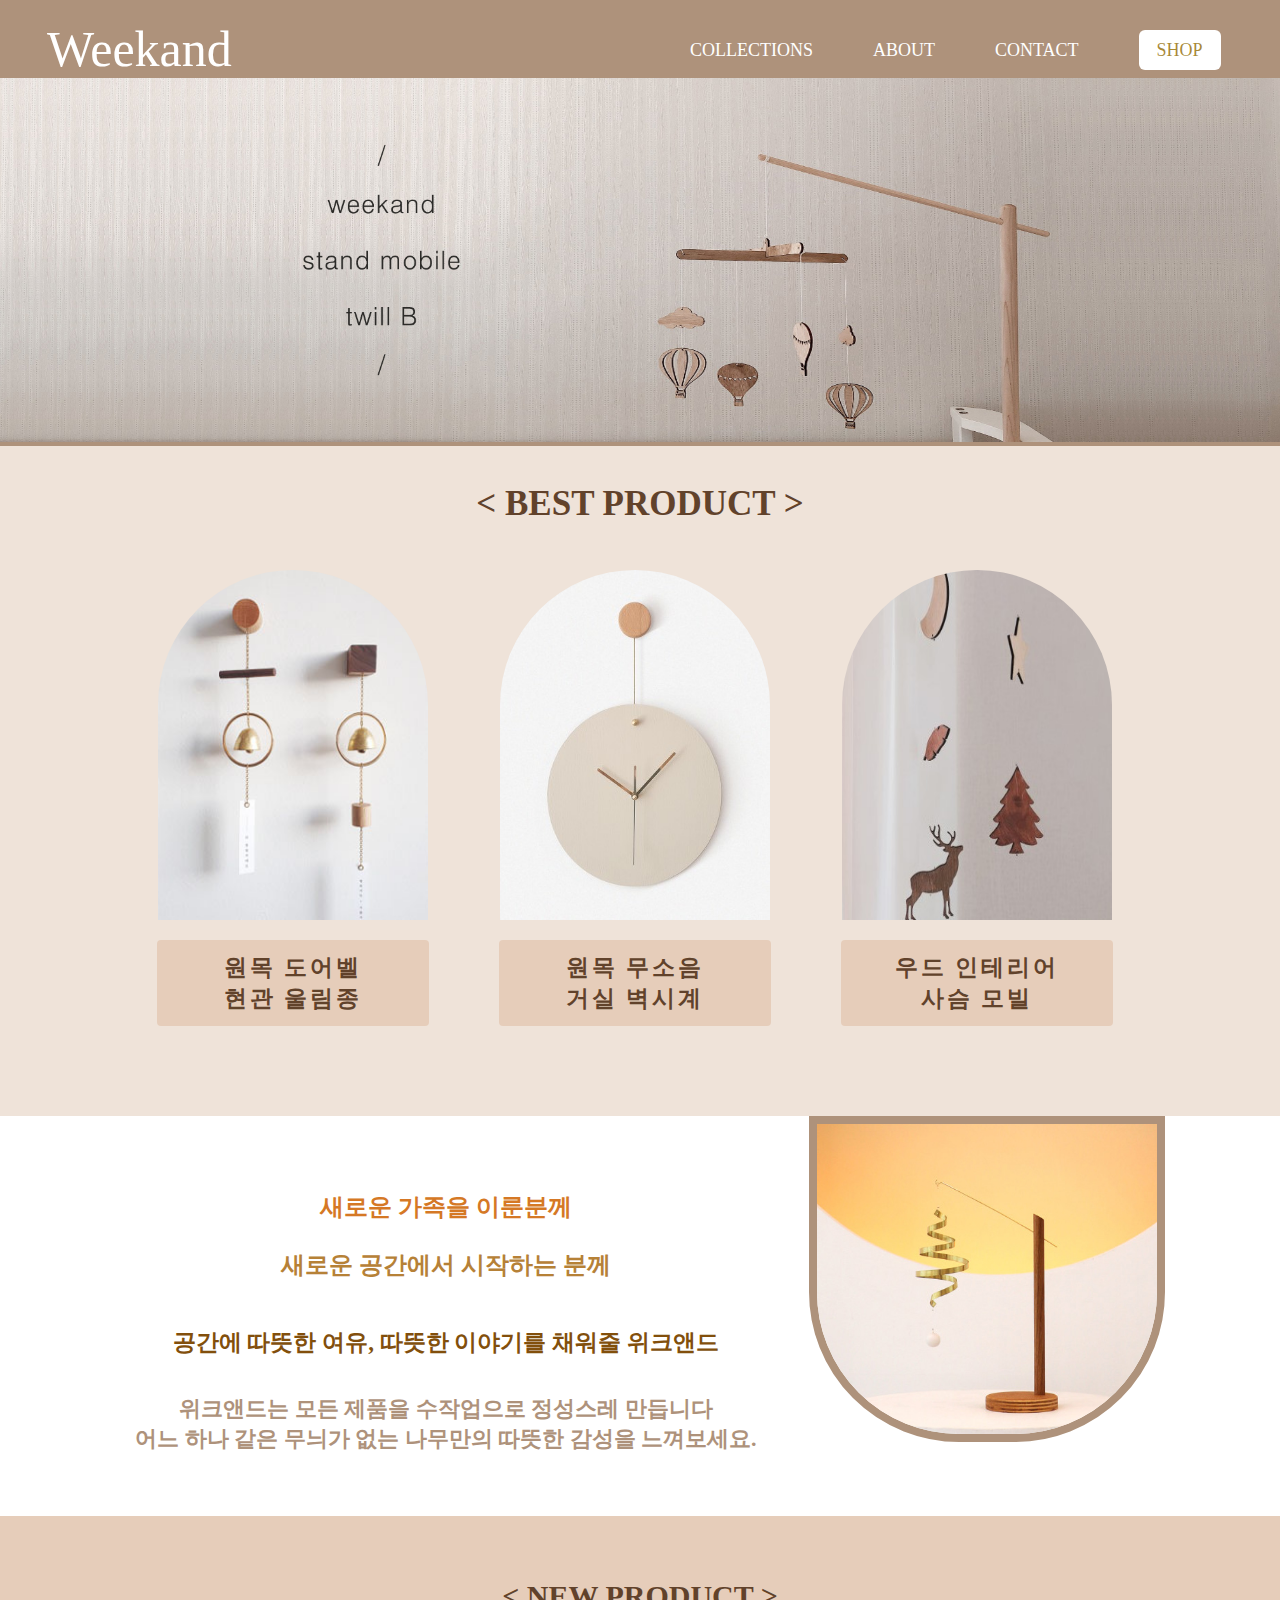
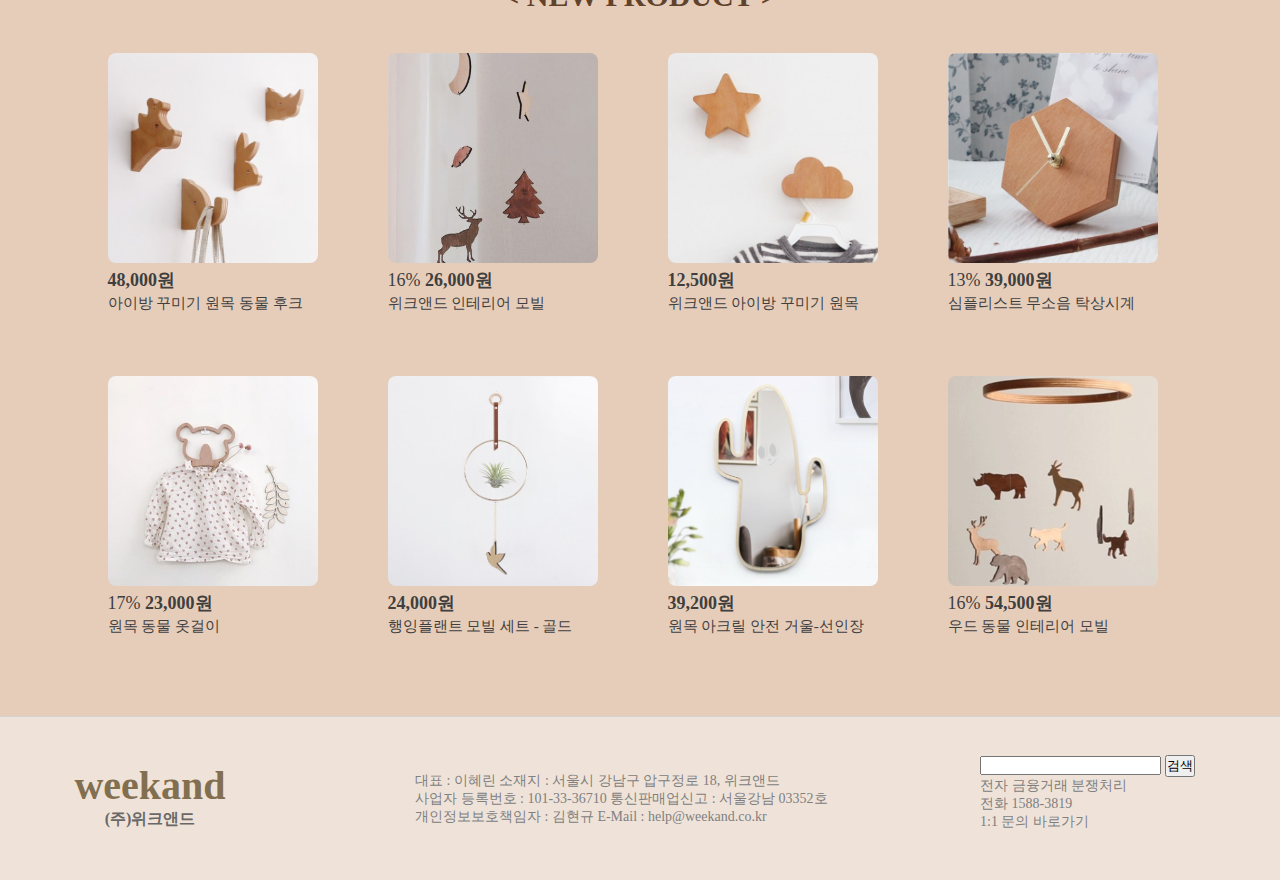
<file: index.html>
<!DOCTYPE html>
<html lang="en">
<head>
    <meta charset="UTF-8">
    <meta http-equiv="X-UA-Compatible" content="IE=edge">
    <meta name="viewport" content="width=device-width, initial-scale=1.0">
    <title>Weekand</title>

    <link rel="stylesheet" href="css/base.css">    
    <link rel="stylesheet" href="css/main.css">
    <link href="img/favicon.ico" rel="shortcut icon" type="image/x-icon">

</head>
<body>
    <header>
        <div class=header>
            <a href="index.html"><div id="logo">Weekand</div></a>
            <nav>
                <ul>
                    <li><a href="page.html">COLLECTIONS</a></li>
                    <li><a href="page.html">ABOUT</a></li>
                    <li><a href="page.html">CONTACT</a></li>
                    <li><a href="page.html"><span>SHOP</span></a></li>
                </ul>
            </nav>
        </div>
    </header>

    <div id="slider"><a href="#"><img src="img/메인이미지2.jpg" alt="메인이미지"></a></div>
    
    <section>
        <div class="section1">
            <div class="a1"><br>
                 <h4><a href="#">&lt; BEST PRODUCT &gt;</a></h4>
                    <div>
                     <a href="#"><img src="img/Untitled-7.jpg" alt="현관 울림종"></a>
                    </div>

                    <div>
                     <a href="#"><img src="img/Untitled-2.jpg" alt="원목 시계"></a>
                    </div>

                    <div>
                     <a href="#"><img src="img/Untitled-3.jpg" alt="원목 모빌"></a>
                    </div>

                    <br>
                    <h5><a href="#">
                        원목 도어벨<br>현관 울림종</a>
                    </h5>
                    
                    <h5><a href="#">
                        원목 무소음<br>거실 벽시계</a>
                    </h5>
                    
                    <h5><a href="#">
                        우드 인테리어<br>사슴 모빌</a>
                    </h5>

            </div>
        </div>

        <div class="section2">
            <div class="a2">
                <div id="c1">
                    <div id="b1">
                    새로운 가족을 이룬분께
                    </div><br>

                    <div id="b2">
                    새로운 공간에서 시작하는 분께
                    </div><br>

                    <div id="b3">
                    공간에 따뜻한 여유, 따뜻한 이야기를 채워줄 위크앤드
                    </div><br>

                    <div id="b4">
                    위크앤드는 모든 제품을 수작업으로 정성스레 만듭니다<br>
                    어느 하나 같은 무늬가 없는 나무만의 따뜻한 감성을 느껴보세요.
                    </div>
                </div>

                <div id="b5">
                    <a href="#"><img src="img/Untitled-4.jpg" alt="모빌"></a>
                </div>
            </div>
        </div>    


        <div class="section3">
            <div class="a3"><p style="color:#e6cdba; margin-bottom: 45px;">.</p>
                <h3><a href="#">&lt; NEW PRODUCT &gt;</a></h3>
                <div><a href="#"><img src="img/Untitled-6.jpg" alt="원목 후크"><b>48,000원</b><br><small>아이방 꾸미기 원목 동물 후크</small></a></div>
                <div><a href="#"><img src="img/Untitled-3.jpg" alt="인테리어 모빌">16% <b>26,000원</b> <small> <br>위크앤드 인테리어 모빌</small></a></div>
                <div><a href="#"><img src="img/Untitled-5.jpg" alt="원목 고리"><b>12,500원</b><br><small>위크앤드 아이방 꾸미기 원목</small></a></div>
                <div><a href="#"><img src="img/Untitled-8.jpg" alt="무소음 시계">13% <b>39,000원</b><br><small>심플리스트 무소음 탁상시계</small></a></div>
            </div>
                
        </div>    
        

        <div class="section4">
            <div class="a4">
             
                <div><a href="#"><img src="img/Untitled-9.jpg"  alt="동물 옷걸이">17% <b>23,000원</b> <small><br> 원목 동물 옷걸이</small></a></div>
                <div><a href="#"><img src="img/Untitled-11.jpg" alt="인테리어 모빌"><b>24,000원</b><br><small>행잉플랜트 모빌 세트 - 골드</small></a></div>
                <div><a href="#"><img src="img/Untitled-10.jpg" alt="선인장 거울"><b>39,200원</b><br><small>원목 아크릴 안전 거울-선인장 </small></a></div>
                <div><a href="#"><img src="img/Untitled-1.jpg"  alt="동물 모빌">16% <b>54,500원</b> <small><br> 우드 동물 인테리어 모빌</small></a></div>
               
            </div>

        </div>
    </section>



    <footer>
        <div class="section5">
            <div id="footer1"><h3>weekand</h3>
            <h4>(주)위크앤드</h4></div>

            <div id="footer2">
            <p> 대표 : 이혜린   소재지 : 서울시 강남구 압구정로 18, 위크앤드<br>
                사업자 등록번호 : 101-33-36710   통신판매업신고 : 서울강남 03352호<br>
                개인정보보호책임자 : 김현규    E-Mail : help@weekand.co.kr</p>
            </div>

            <div id="footer3">
            <form>
                <input type="text"> <button>검색</button><br>
                        전자 금융거래 분쟁처리<br>
                        전화 1588-3819<br>
                        1:1 문의 바로가기
            </form></div>    
            
        </div>
    </footer>
</body>
</html>
</file>
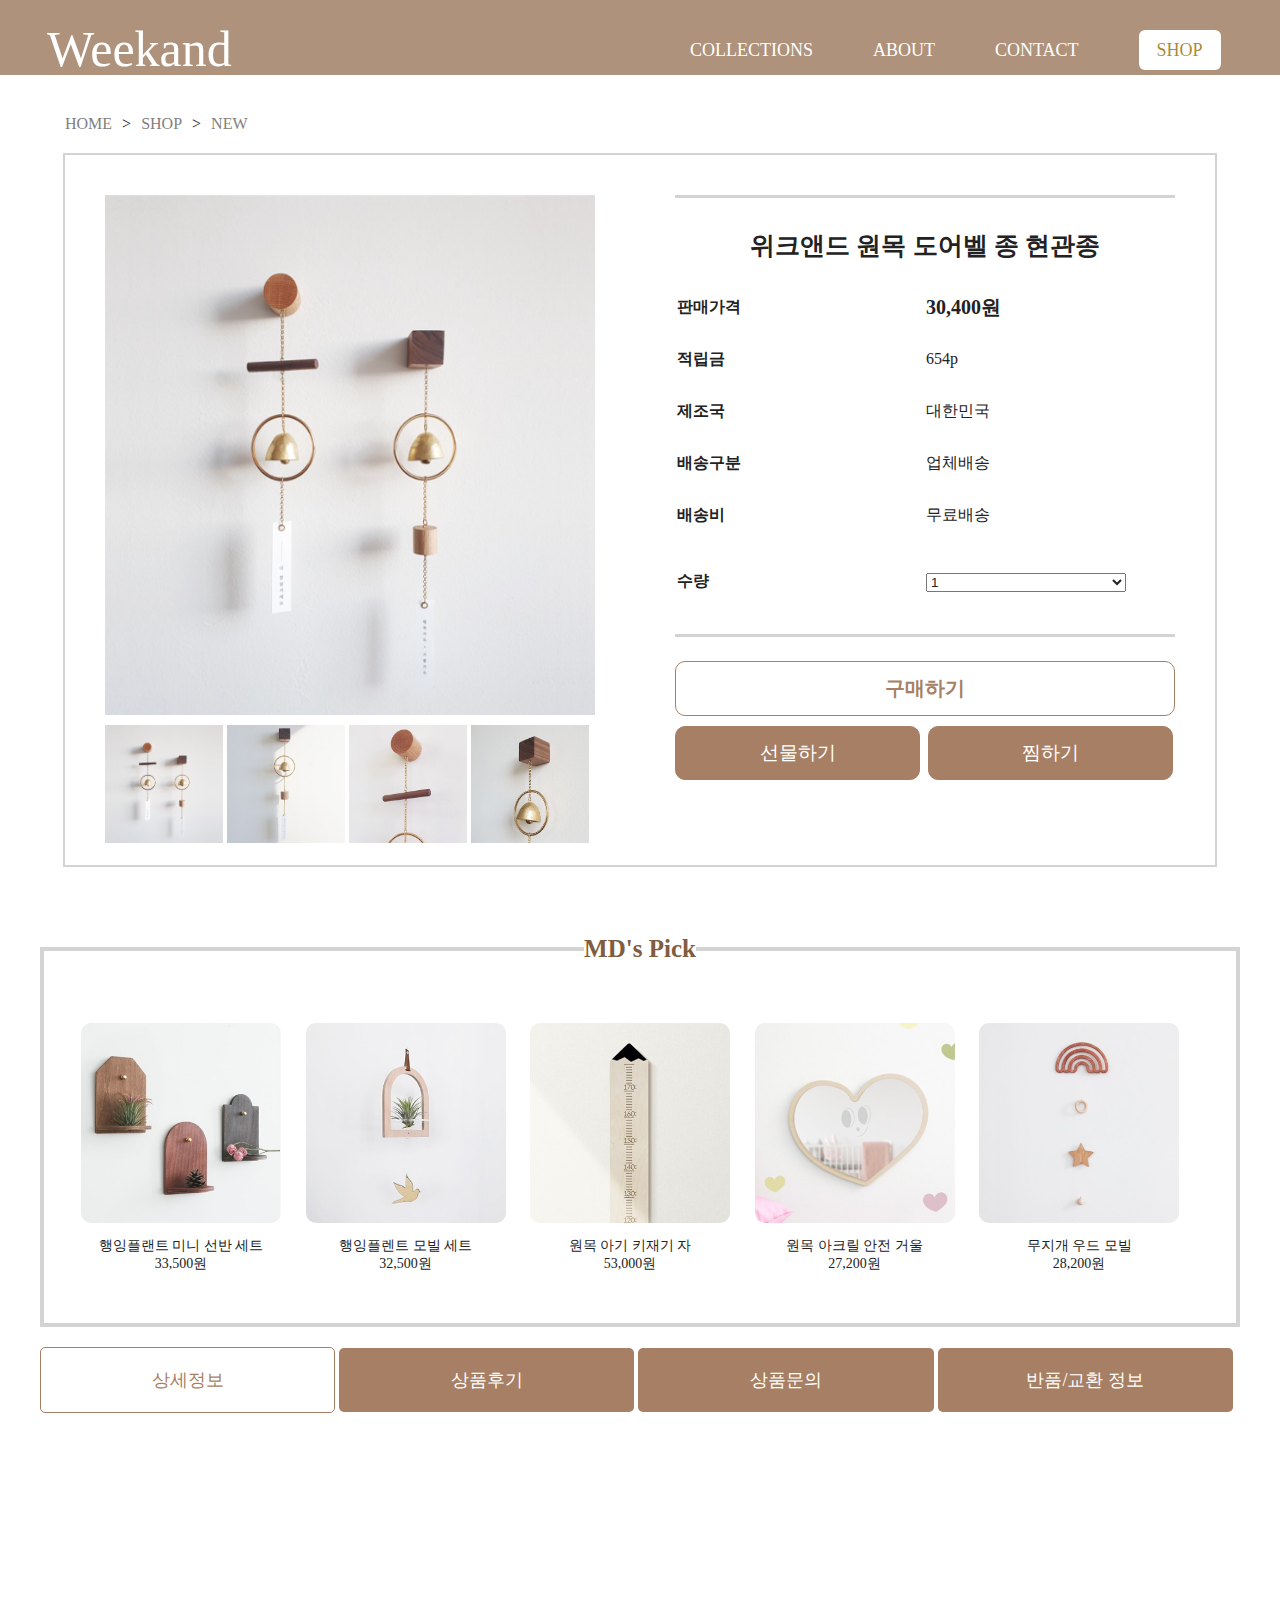
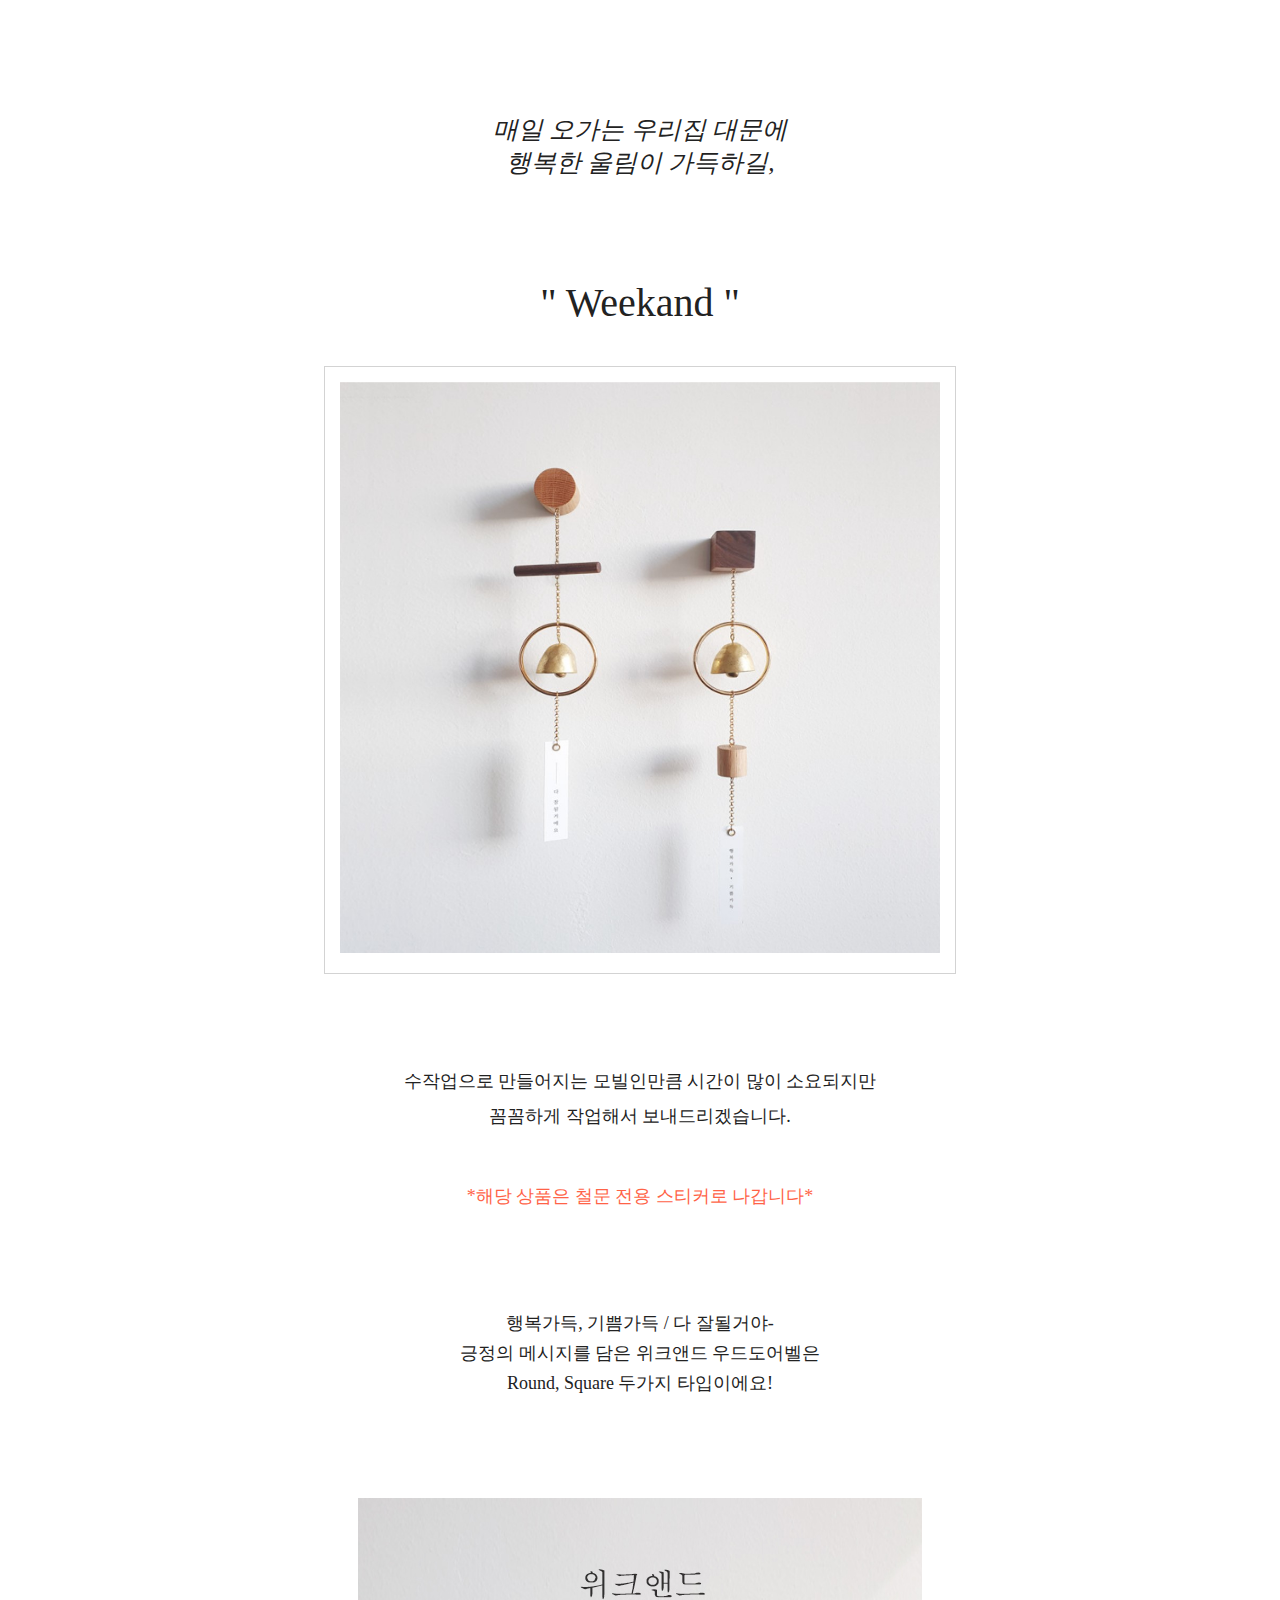
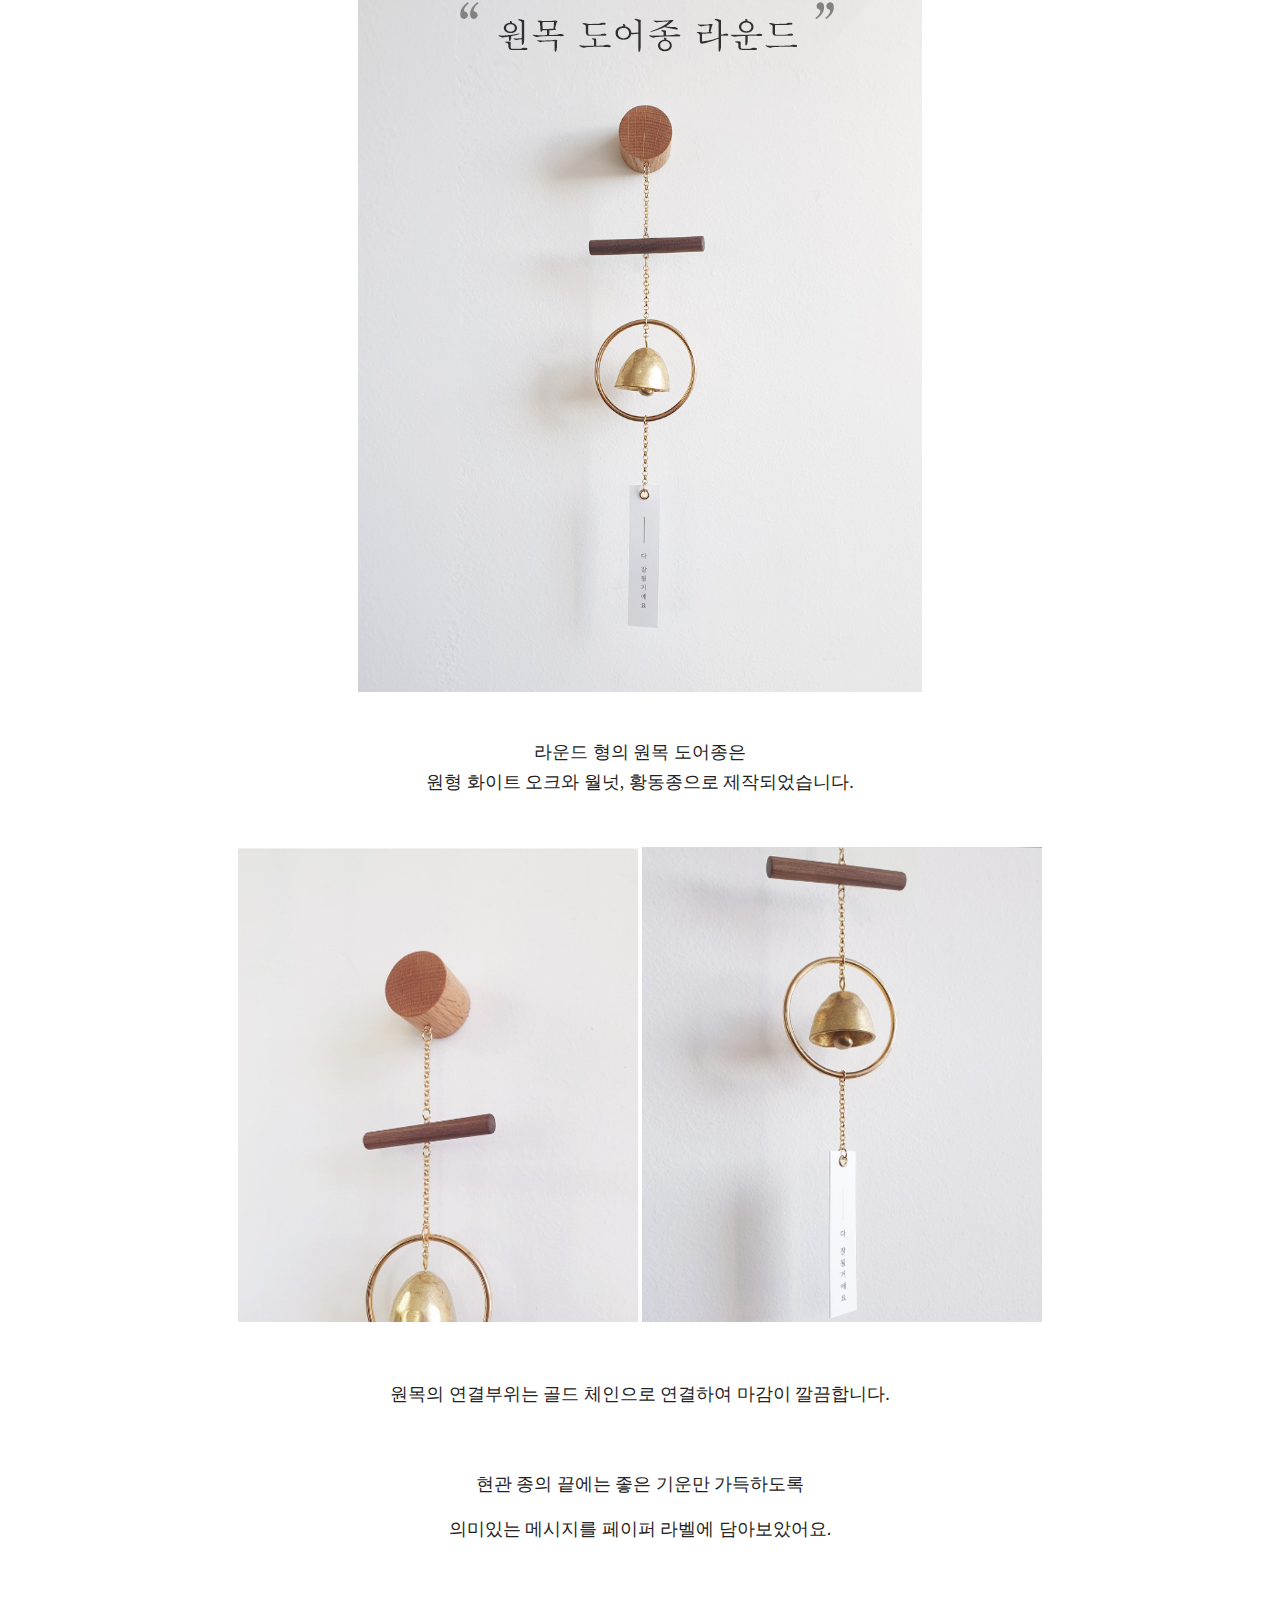
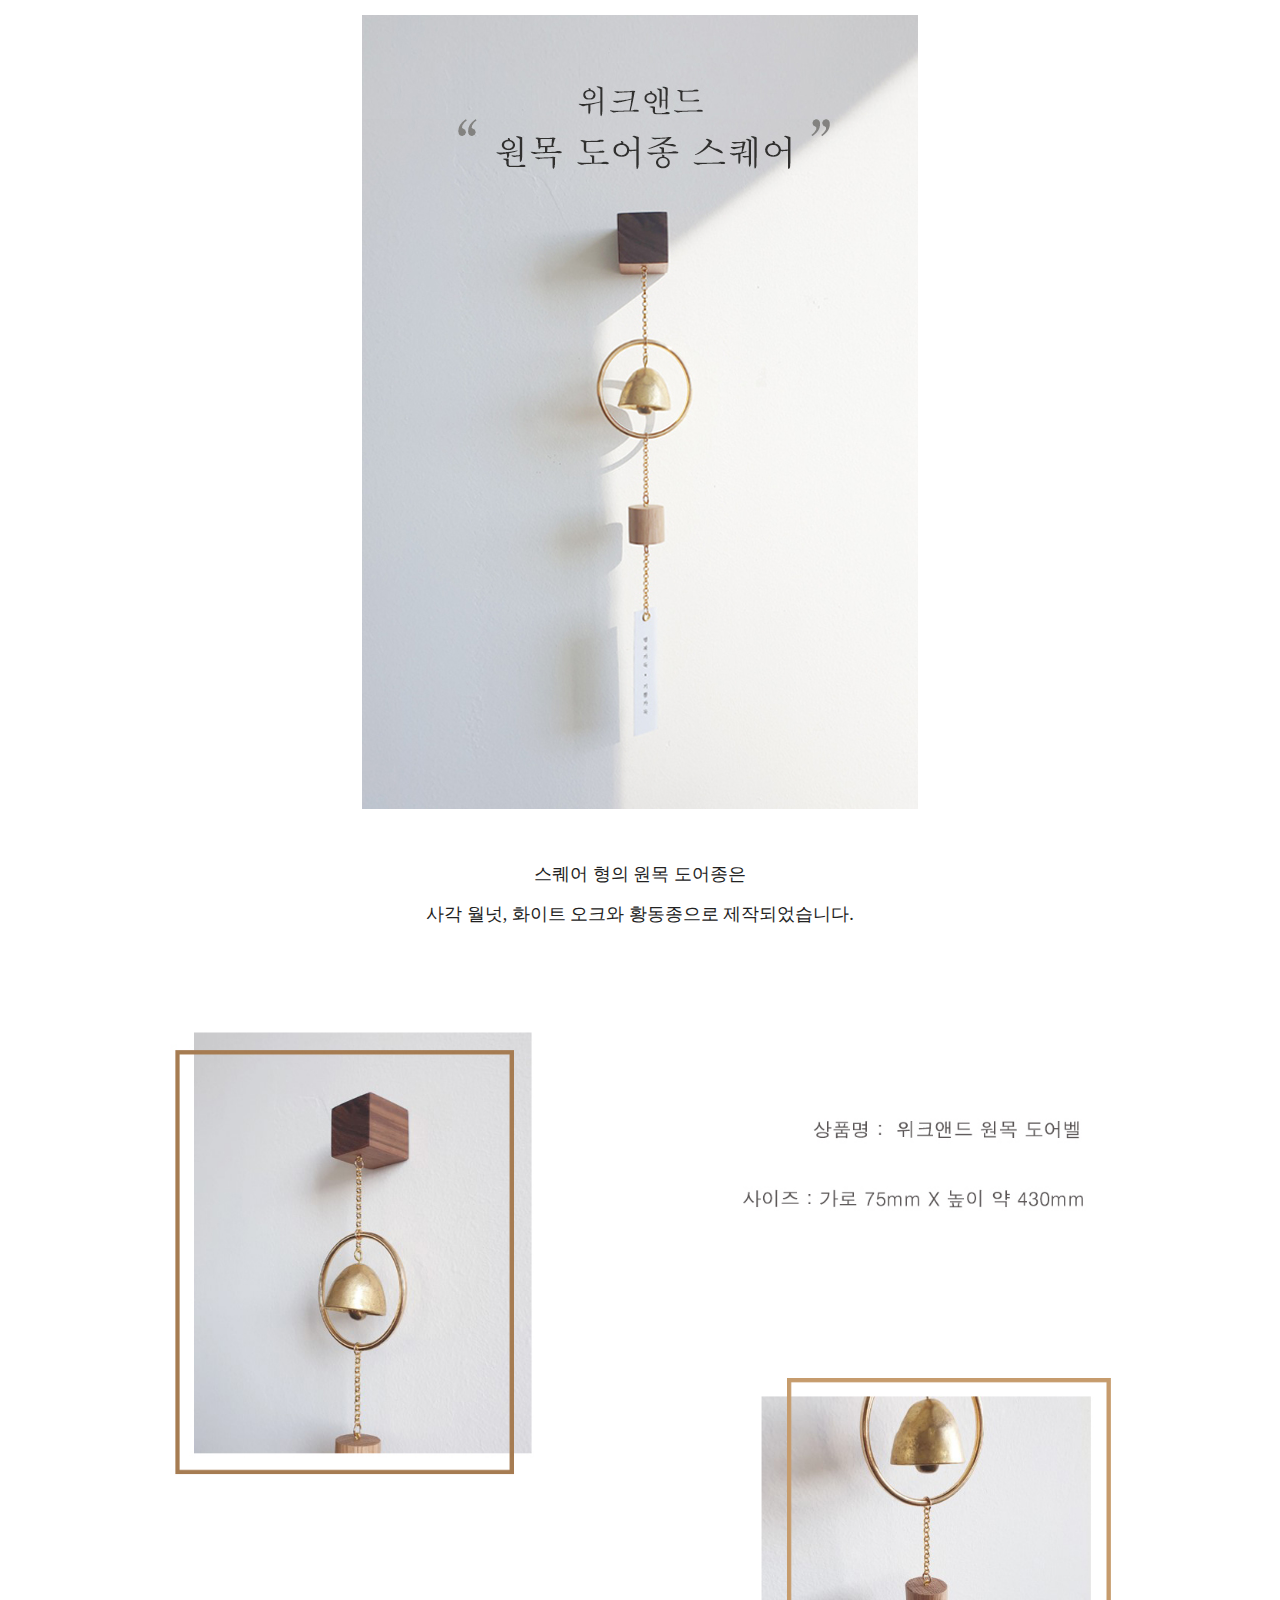
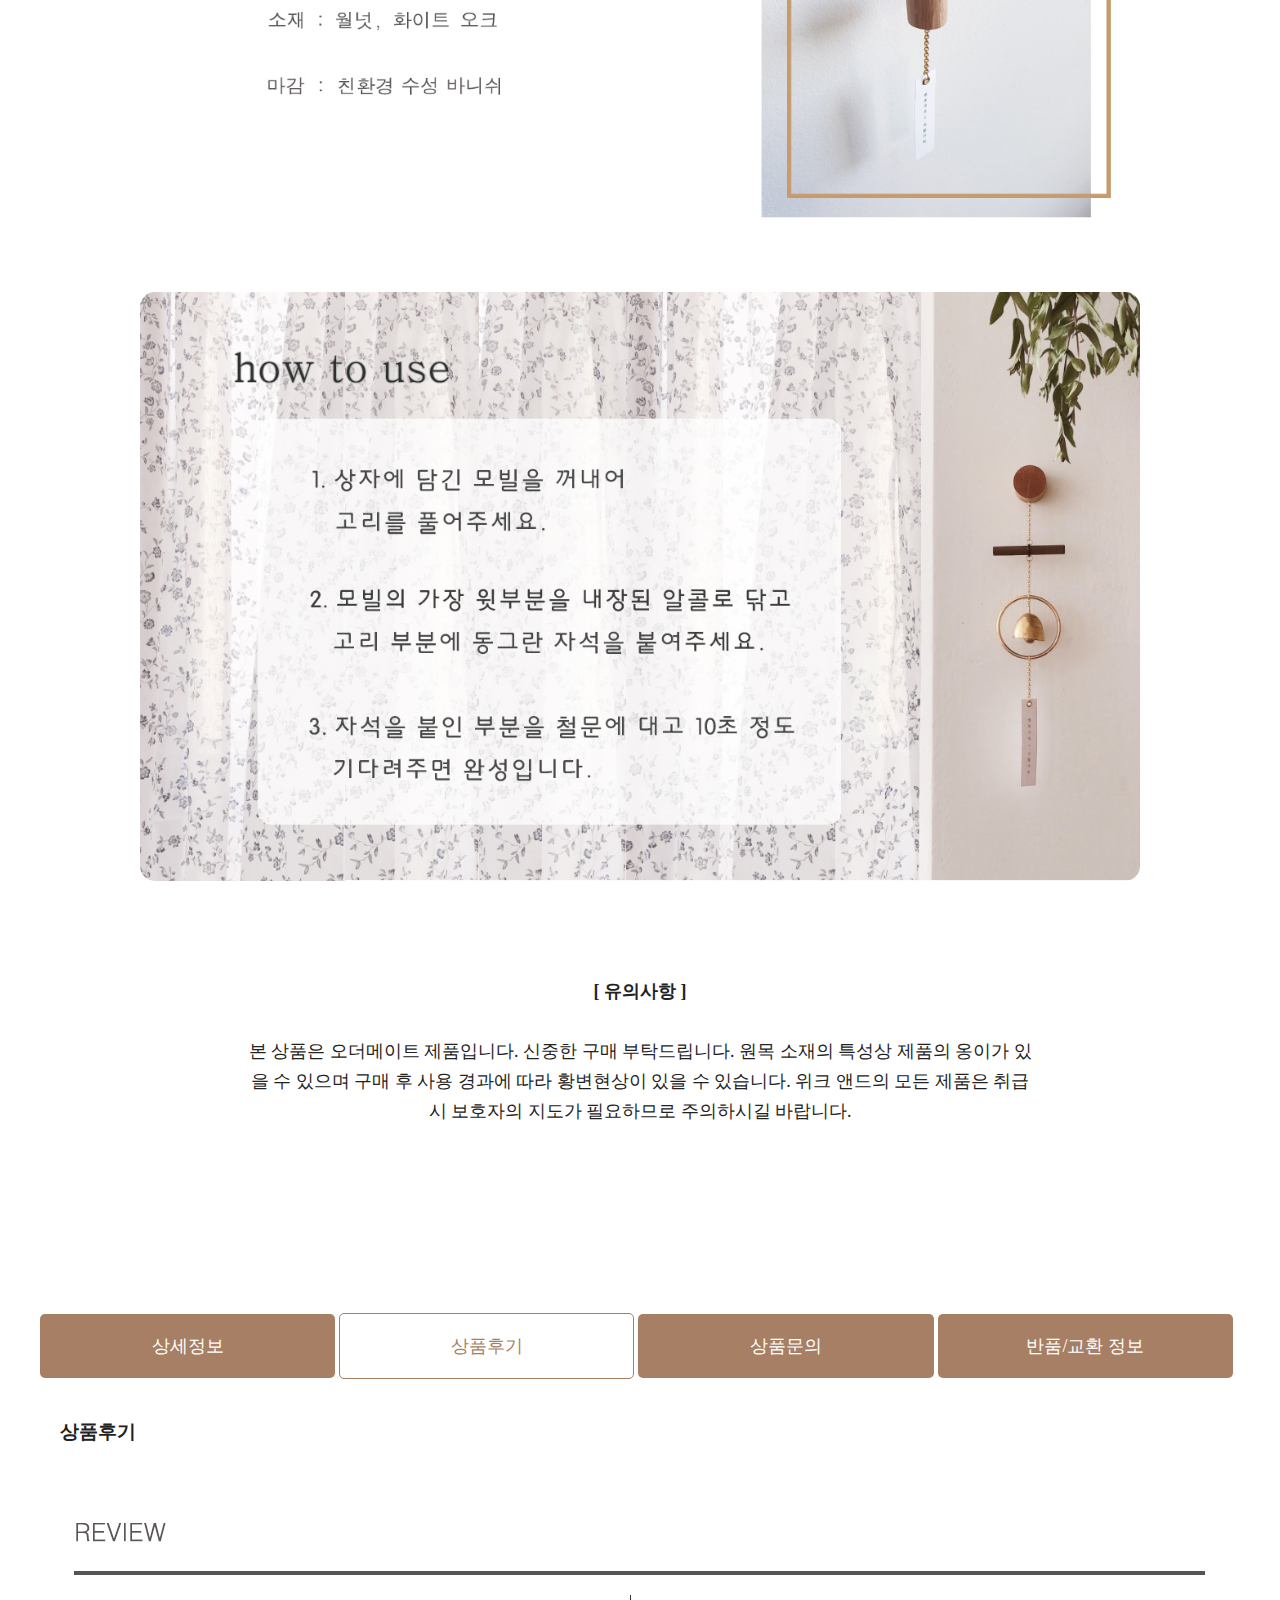
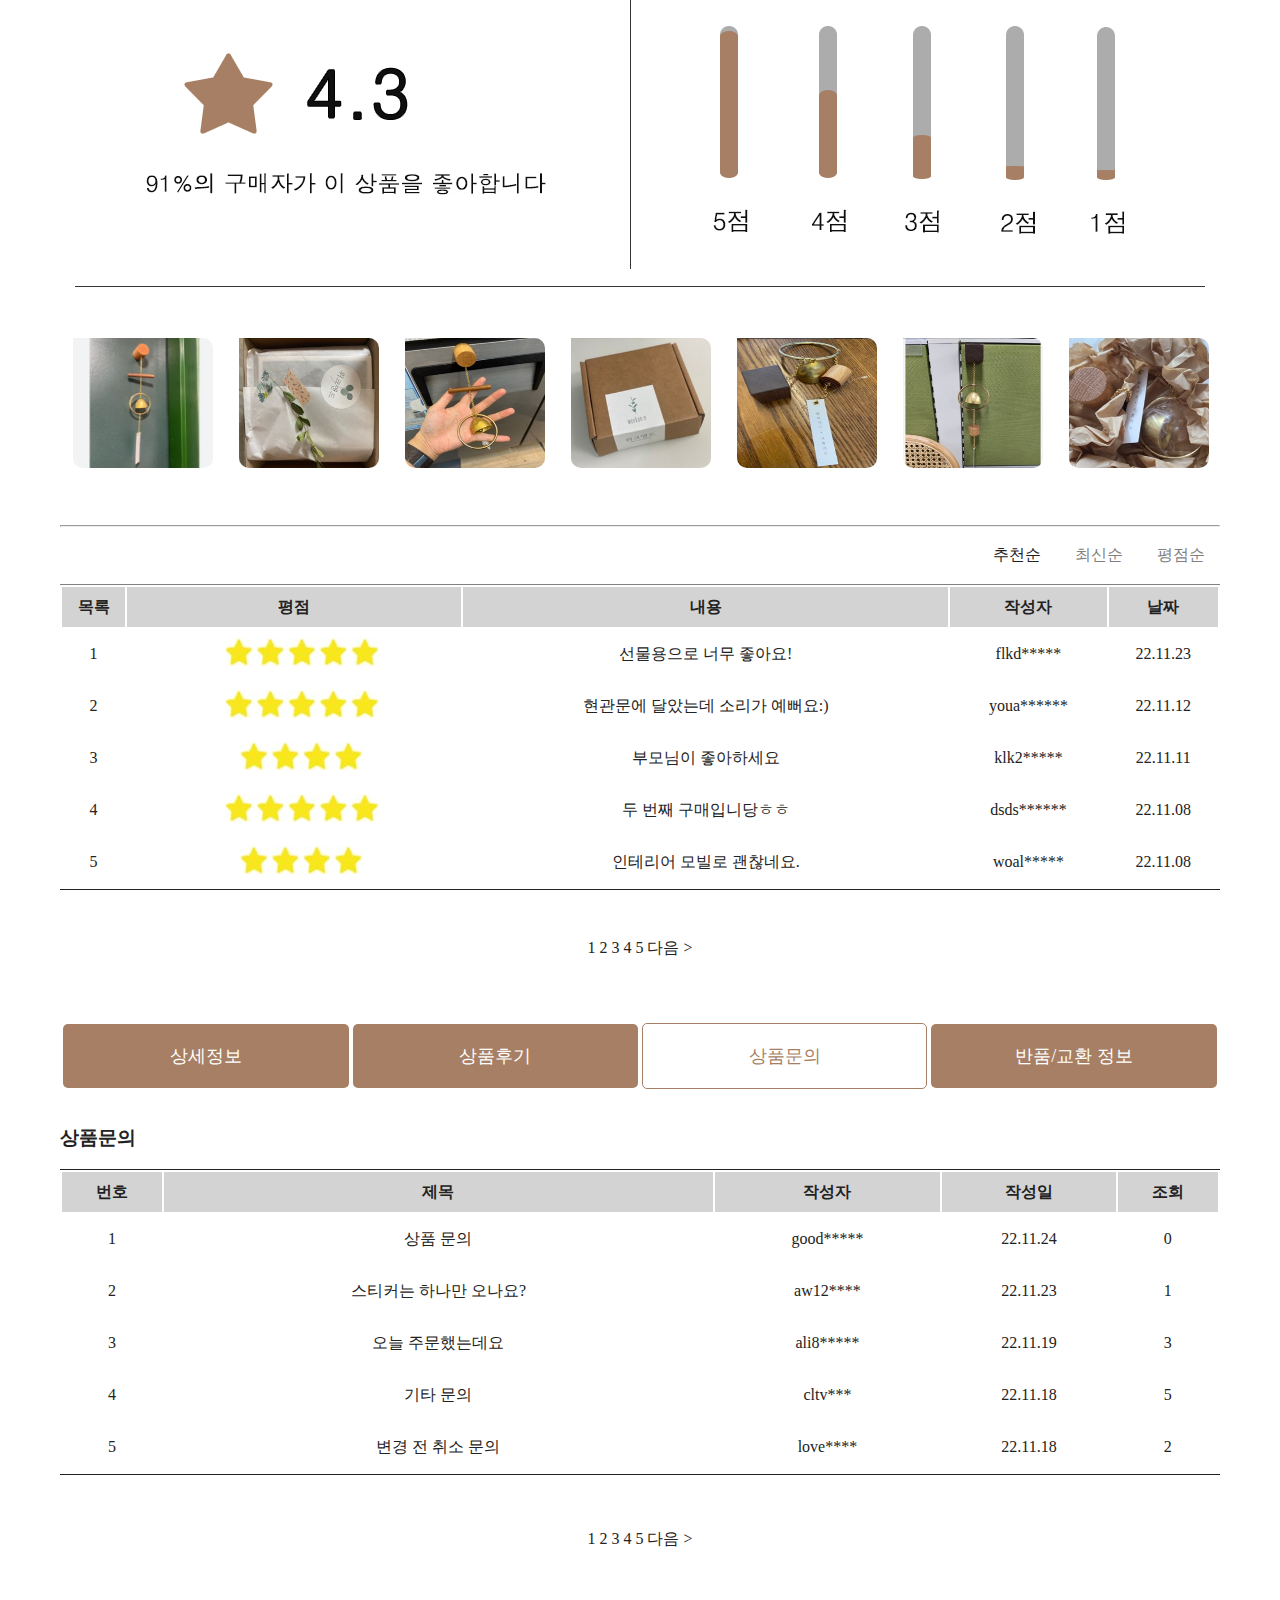
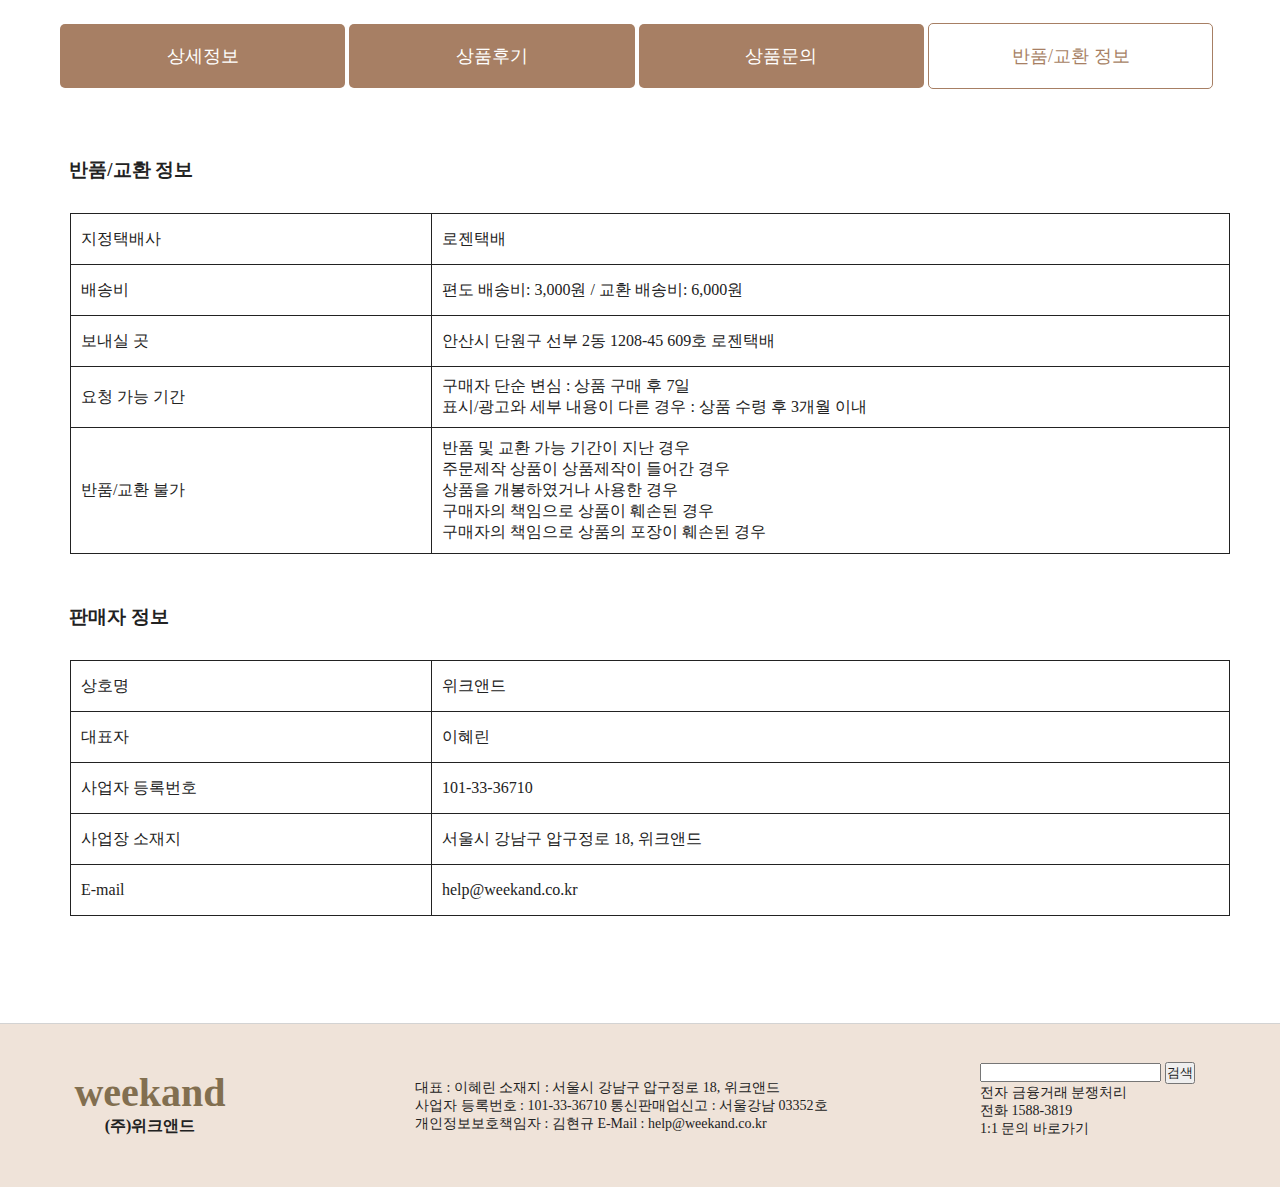
<file: page.html>
<!DOCTYPE html>
<html lang="en">

<head>
    <meta charset="UTF-8">
    <meta http-equiv="X-UA-Compatible" content="IE=edge">
    <meta name="viewport" content="width=device-width, initial-scale=1.0">
    <title>Weekand</title>
    <link rel="stylesheet" href="css/base.css">
    <link rel="stylesheet" href="css/sub.css">
    <link href="img/favicon.ico" rel="shortcut icon" type="image/x-icon">

    <script src="https://ajax.aspnetcdn.com/ajax/jQuery/jquery-3.6.0.min.js"></script>

</head>

<body>
    <header>
        <div class=header>
            <a href="index.html">
                <div id="logo">Weekand</div>
            </a>
            <nav>
                <ul>
                    <li><a href="page.html">COLLECTIONS</a></li>
                    <li><a href="page.html">ABOUT</a></li>
                    <li><a href="page.html">CONTACT</a></li>
                    <li><a href="page.html"><span>SHOP</span></a></li>
                </ul>
            </nav>
        </div>
    </header>

    <section>

        <div id="top">
            <ul>
                <li><a href="#">HOME</a></li>
                <li>></li>
                <li><a href="#">SHOP</a></li>
                <li>></li>
                <li><a href="#">NEW</a></li>
            </ul>
        </div>
        <br>

        <div id="main">


            <div id="sub1">
                <div id="mainimg">
                    <img src="img/sub.jpg" alt="도어벨 이미지" id="s1">
                    <img src="img/sub1.jpg" alt="서브이미지1" id="s2">
                    <img src="img/sub2.jpg" alt="서브이미지2" id="s3">
                    <img src="img/sub3.jpg" alt="서브이미지3" id="s4">
                </div>

                <div id="thumb">
                    <img src="img/sub.jpg" alt="서브이미지0" id="s5">
                    <img src="img/sub1.jpg" alt="서브이미지1" id="s6">
                    <img src="img/sub2.jpg" alt="서브이미지2" id="s7">
                    <img src="img/sub3.jpg" alt="서브이미지3" id="s8">
                </div>
            </div>
            <script src="https://ajax.aspnetcdn.com/ajax/jQuery/jquery-3.6.0.min.js"></script>

                <script>
            
                    $(function() {
            
                        $('#s5').click(function() {
            
                            $("#s1").fadeIn();
                            $("#s2").hide();
                            $("#s3").hide();
                            $("#s4").hide();
            
                        });
                        $('#s6').click(function() {
            
                            $("#s2").fadeIn();
                            $("#s1").hide();
                            $("#s3").hide();
                            $("#s4").hide();

                        });
                        $('#s7').click(function() {
            
                            $("#s3").fadeIn();
                            $("#s1").hide();
                            $("#s2").hide();
                            $("#s4").hide();

                         });
                         $('#s8').click(function() {
            
                            $("#s4").fadeIn();
                            $("#s2").hide();
                            $("#s3").hide();
                            $("#s1").hide();

                        });

                    });

                </script>

            <div id="sub2">

                <table>
                    <tr>
                        <th colspan="2">위크앤드 원목 도어벨 종 현관종</th>
                    </tr>

                    <tr>
                        <td><b>판매가격</b></td>
                        <td style="color: brown; font-size: 20px;"><b>30,400원</b></td>
                    </tr>

                    <tr>
                        <td><b>적립금</b></td>
                        <td>654p</td>
                    </tr>

                    <tr>
                        <td><b>제조국</b></td>
                        <td>대한민국</td>
                    </tr>

                    <tr>
                        <td><b>배송구분</b></td>
                        <td>업체배송</td>
                    </tr>

                    <tr>
                        <td><b>배송비</b></td>
                        <td>무료배송</td>
                    </tr>


                    <tr>

                        <td><b>수량</b></td>

                        <td>

                            <select id="select">

                                <option>1</option>

                                <option>2</option>

                                <option>3</option>

                                <option>4</option>

                                <option>5</option>

                            </select>

                        </td>
                    </tr>
                </table>

                <button id="bt1"><a href="#">구매하기</a></button><br>
                <button id="bt2"><a href="#">선물하기</a></button>&nbsp;
                <button id="bt2"><a href="#">찜하기</a></button>


            </div>



        </div>

        </div>

        <div id="fieldset">
            <fieldset>
                <legend>MD's Pick</legend>
                <div id="a1">
                    <div><a href="#"><img src="img/sub4.jpg" alt="원목 선반">
                            <p>행잉플랜트 미니 선반 세트<br>33,500원</p>
                        </a></div>
                    <div><a href="#"><img src="img/sub8.jpg" alt="행잉플렌트 모빌">
                            <p>행잉플렌트 모빌 세트<br>32,500원</p>
                        </a></div>
                    <div><a href="#"><img src="img/sub5.jpg" alt="원목 키재기자">
                            <p>원목 아기 키재기 자<br>53,000원</p>
                        </a></div>
                    <div><a href="#"><img src="img/sub6.jpg" alt="원목 아크릴 거울">
                            <p>원목 아크릴 안전 거울<br>27,200원</p>
                        </a></div>
                    <div><a href="#"><img src="img/sub7.jpg" alt="무지개 모빌">
                            <p>무지개 우드 모빌<br>28,200원</p>
                        </a></div>
                </div>
            </fieldset>
        </div>

        <div class="li" id="detail">
            <ul>
                <li class="active"><a href="#detail">상세정보</a></li>
                <li><a href="#review">상품후기</a></li>
                <li><a href="#qa">상품문의</a></li>
                <li><a href="#delivery">반품/교환 정보</a></li>
            </ul>

            <div id="b1">
                <div id="text1">
                    <cite>매일 오가는 우리집 대문에<br>행복한 울림이 가득하길,</cite>
                </div>
                <div id="text2">
                    " Weekand "
                </div>
                <div id="img1">
                    <img src="img/sub.jpg">
                </div>

                <p>수작업으로 만들어지는 모빌인만큼 시간이 많이 소요되지만<br>
                    꼼꼼하게 작업해서 보내드리겠습니다.</p>

                <p>*해당 상품은 철문 전용 스티커로 나갑니다*</p>

                <p>행복가득, 기쁨가득 / 다 잘될거야-<br>
                    긍정의 메시지를 담은 위크앤드 우드도어벨은<br>
                    Round, Square 두가지 타입이에요!</p>

                <img src="img/body1.jpg" alt="종이미지">

                <p>라운드 형의 원목 도어종은 <br>원형 화이트 오크와 월넛,
                    황동종으로 제작되었습니다.</p>

                <img src="img/body4.jpg" alt="종 세부 이미지1">
                <img src="img/body5.jpg" alt="종 세부 이미지2">
                <p><br> 원목의 연결부위는 골드 체인으로 연결하여 마감이 깔끔합니다.<br><br>
                    현관 종의 끝에는 좋은 기운만 가득하도록<br>
                    의미있는 메시지를 페이퍼 라벨에 담아보았어요.
                </p><br><br><br>

                <img src="img/body2.jpg" alt="종이미지2">
                <p><br>스퀘어 형의 원목 도어종은 <br>
                    사각 월넛, 화이트 오크와 황동종으로 제작되었습니다.<br><br><br></p>


                <img src="img/use2.jpg" alt="도어벨 정보"><br><br><br>

                <img src="img/use.jpg" alt="종 사용방법">
                <p><br><br><br><b>[ 유의사항 ]</b><br><br>본 상품은 오더메이트 제품입니다. 신중한 구매 부탁드립니다.
                    원목 소재의 특성상 제품의 옹이가 있을 수 있으며 구매 후 사용 경과에 따라 황변현상이 있을 수 있습니다.
                    위크 앤드의 모든 제품은 취급 시 보호자의 지도가 필요하므로 주의하시길 바랍니다.<br><br><br></p>

            </div>
        </div>

        <div class="li" id="review">
            <ul>
                <li><a href="#detail">상세정보</a></li>
                <li class="active"><a href="#review">상품후기</a></li>
                <li><a href="#qa">상품문의</a></li>
                <li><a href="#delivery">반품/교환 정보</a></li>
            </ul>


            <div id="view">

                <h3 id="#six">상품후기</a></h3>

                <img src="img/view.jpg" alt="평점이미지"><br><br>
                <div id="view1">
                    <a href="#"><img src="img/view1.jpg" alt="리뷰이미지1"></a>
                    <a href="#"><img src="img/view2.jpg" alt="리뷰이미지2"></a>
                    <a href="#"><img src="img/view3.jpg" alt="리뷰이미지3"></a>
                    <a href="#"><img src="img/view4.jpg" alt="리뷰이미지4"></a>
                    <a href="#"><img src="img/view5.jpg" alt="리뷰이미지5"></a>
                    <a href="#"><img src="img/view6.jpg" alt="리뷰이미지6"></a>
                    <a href="#"><img src="img/view7.jpg" alt="리뷰이미지7"></a>

                </div>
                <div id="view2">
                    <hr><br>
                    <a href="#">추천순</a>
                    <a href="#">최신순</a>
                    <a href="#">평점순</a>
                    <br><br>
                
                </div>
                <form>
                    <table>
                        <tr>
                            <th>목록</th>
                            <th>평점</th>
                            <th>내용</th>
                            <th>작성자</th>
                            <th>날짜</th>
                        </tr>

                        <tr>
                            <td>1</td>
                            <td><img src="img/star.jpg" alt="별점 이미지"></td>
                            <td><a href="#">선물용으로 너무 좋아요!</a></td>
                            <td>flkd*****</td>

                            <td>22.11.23</td>

                        </tr>
                        <tr>
                            <td>2</td>
                            <td><img src="img/star.jpg" alt="별점 이미지"></td>
                            <td><a href="#">현관문에 달았는데 소리가 예뻐요:)</a></td>
                            <td>youa****** </td>
                            <td>22.11.12</td>

                        </tr>
                        <tr>
                            <td>3</td>
                            <td><img src="img/star2.jpg" alt="별점 이미지2"></td>
                            <td><a href="#">부모님이 좋아하세요</a></td>
                            <td>klk2*****</td>
                            <td>22.11.11</td>

                        </tr>
                        <tr>
                            <td>4</td>
                            <td><img src="img/star.jpg" alt="별점 이미지"></td>
                            <td><a href="#">두 번째 구매입니당ㅎㅎ</a></td>
                            <td>dsds******</td>
                            <td>22.11.08</td>

                        </tr>
                        <tr>
                            <td>5</td>
                            <td><img src="img/star2.jpg" alt="별점 이미지2"></td>
                            <td><a href="#">인테리어 모빌로 괜찮네요.</a></td>
                            <td>woal*****</td>
                            <td>22.11.08</td>
                        </tr>
                    </table>
                </form><br>
                <a href="#">1</a> <a href="#">2</a> <a href="#">3</a>
                <a href="#">4</a> <a href="#">5</a> <a href="#">다음 &gt;</a>
            </div>
        </div>

        <br><br><br>
        <div id="qa" class="li">
            <ul>
                <li><a href="#detail">상세정보</a></li>
                <li><a href="#review">상품후기</a></li>
                <li class="active"><a href="#qa">상품문의</a></li>
                <li><a href="#delivery">반품/교환 정보</a></li>
            </ul>

            <br><br>
            <h3>상품문의</h3><br>
          
            <table>
                <tr>
                    <th>번호</th>
                    <th>제목</th>
                    <th>작성자</th>
                    <th>작성일</th>
                    <th>조회</th>
                    
                </tr>
                <tr>
                    <td>1</td>
                    <td><a href="#">상품 문의</a></td>
                    <td>good*****</td>
                    <td>22.11.24</td>
                    <td>0</td>
                </tr>
                <tr>
                    <td>2</td>
                    <td><a href="#">스티커는 하나만 오나요?</a></td>
                    <td>aw12****</td>
                    <td>22.11.23</td>
                    <td>1</td>
                </tr>
                <tr>
                    <td>3</td>
                    <td><a href="#">오늘 주문했는데요</a></td>
                    <td>ali8*****</td>
                    <td>22.11.19</td>
                    <td>3</td>
                </tr>
                <tr>
                    <td>4</td>
                    <td><a href="#">기타 문의</a></td>
                    <td>cltv***</td>
                    <td>22.11.18</td>
                    <td>5</td>
                </tr>
                <tr>
                    <td>5</td>
                    <td><a href="#">변경 전 취소 문의</a></td>
                    <td>love****</td>
                    <td>22.11.18</td>
                    <td>2</td>
                </tr>
            </table><br><br><br>
            <a href="#">1</a> <a href="#">2</a> <a href="#">3</a>
            <a href="#">4</a> <a href="#">5</a> <a href="#">다음 &gt;</a>
        </div>

        <div id="delivery" class="li">
            <ul>
                <li><a href="#detail">상세정보</a></li>
                <li><a href="#review">상품후기</a></li>
                <li><a href="#qa">상품문의</a></li>
                <li class="active"><a href="#delivery">반품/교환 정보</a></li>
            </ul>
            <br>
            <h3>&nbsp;&nbsp;반품/교환 정보</h3>
            <table>
                <tr>
                    <td>지정택배사</td>
                    <td>로젠택배</td>
                </tr>
                <tr>
                    <td>배송비</td>
                    <td>편도 배송비: 3,000원 / 교환 배송비: 6,000원</td>
                </tr>
                <tr>
                    <td>보내실 곳</td>
                    <td>안산시 단원구 선부 2동 1208-45 609호 로젠택배</td>
                </tr>
                <tr>
                    <td>요청 가능 기간</td>
                    <td>구매자 단순 변심 : 상품 구매 후 7일<br>
                    표시/광고와 세부 내용이 다른 경우 : 상품 수령 후 3개월 이내</td>
                </tr>
                <tr>
                    <td>반품/교환 불가</td>
                    <td>
                        <ul>
                            <li>반품 및 교환 가능 기간이 지난 경우</li>       
                            <li>주문제작 상품이 상품제작이 들어간 경우</li>
                            <li>상품을 개봉하였거나 사용한 경우</li>
                            <li>구매자의 책임으로 상품이 훼손된 경우</li>
                            <li>구매자의 책임으로 상품의 포장이 훼손된 경우</li>
                        </ul>
                    </td>
                </tr>
            </table>

            <h3>&nbsp;&nbsp;판매자 정보</h3>

            <table>
                <tr>
                    <td>상호명</td>
                    <td>위크앤드</td>
                </tr>
                <tr>
                    <td>대표자</td>
                    <td>이혜린</td>
                </tr>
                <tr>
                    <td>사업자 등록번호</td>
                    <td>101-33-36710</td>
                </tr>
                <tr>
                    <td>사업장 소재지</td>
                    <td>서울시 강남구 압구정로 18, 위크앤드</td>
                </tr>
                <tr>
                    <td>E-mail</td>
                    <td>help@weekand.co.kr</td>
                </tr>

            </table>
 
        </div>

    </section>

    <section>
















    </section>














    <footer>
        <div class="section5">
            <div id="footer1">
                <h3>weekand</h3>
                <h4>(주)위크앤드</h4>
            </div>

            <div id="footer2">
                <p> 대표 : 이혜린 소재지 : 서울시 강남구 압구정로 18, 위크앤드<br>
                    사업자 등록번호 : 101-33-36710 통신판매업신고 : 서울강남 03352호<br>
                    개인정보보호책임자 : 김현규 E-Mail : help@weekand.co.kr</p>
            </div>

            <div id="footer3">
                <form>
                    <input type="text"> <button>검색</button><br>
                    전자 금융거래 분쟁처리<br>
                    전화 1588-3819<br>
                    1:1 문의 바로가기
                </form>
            </div>

        </div>
    </footer>
</body>

</html>
</file>
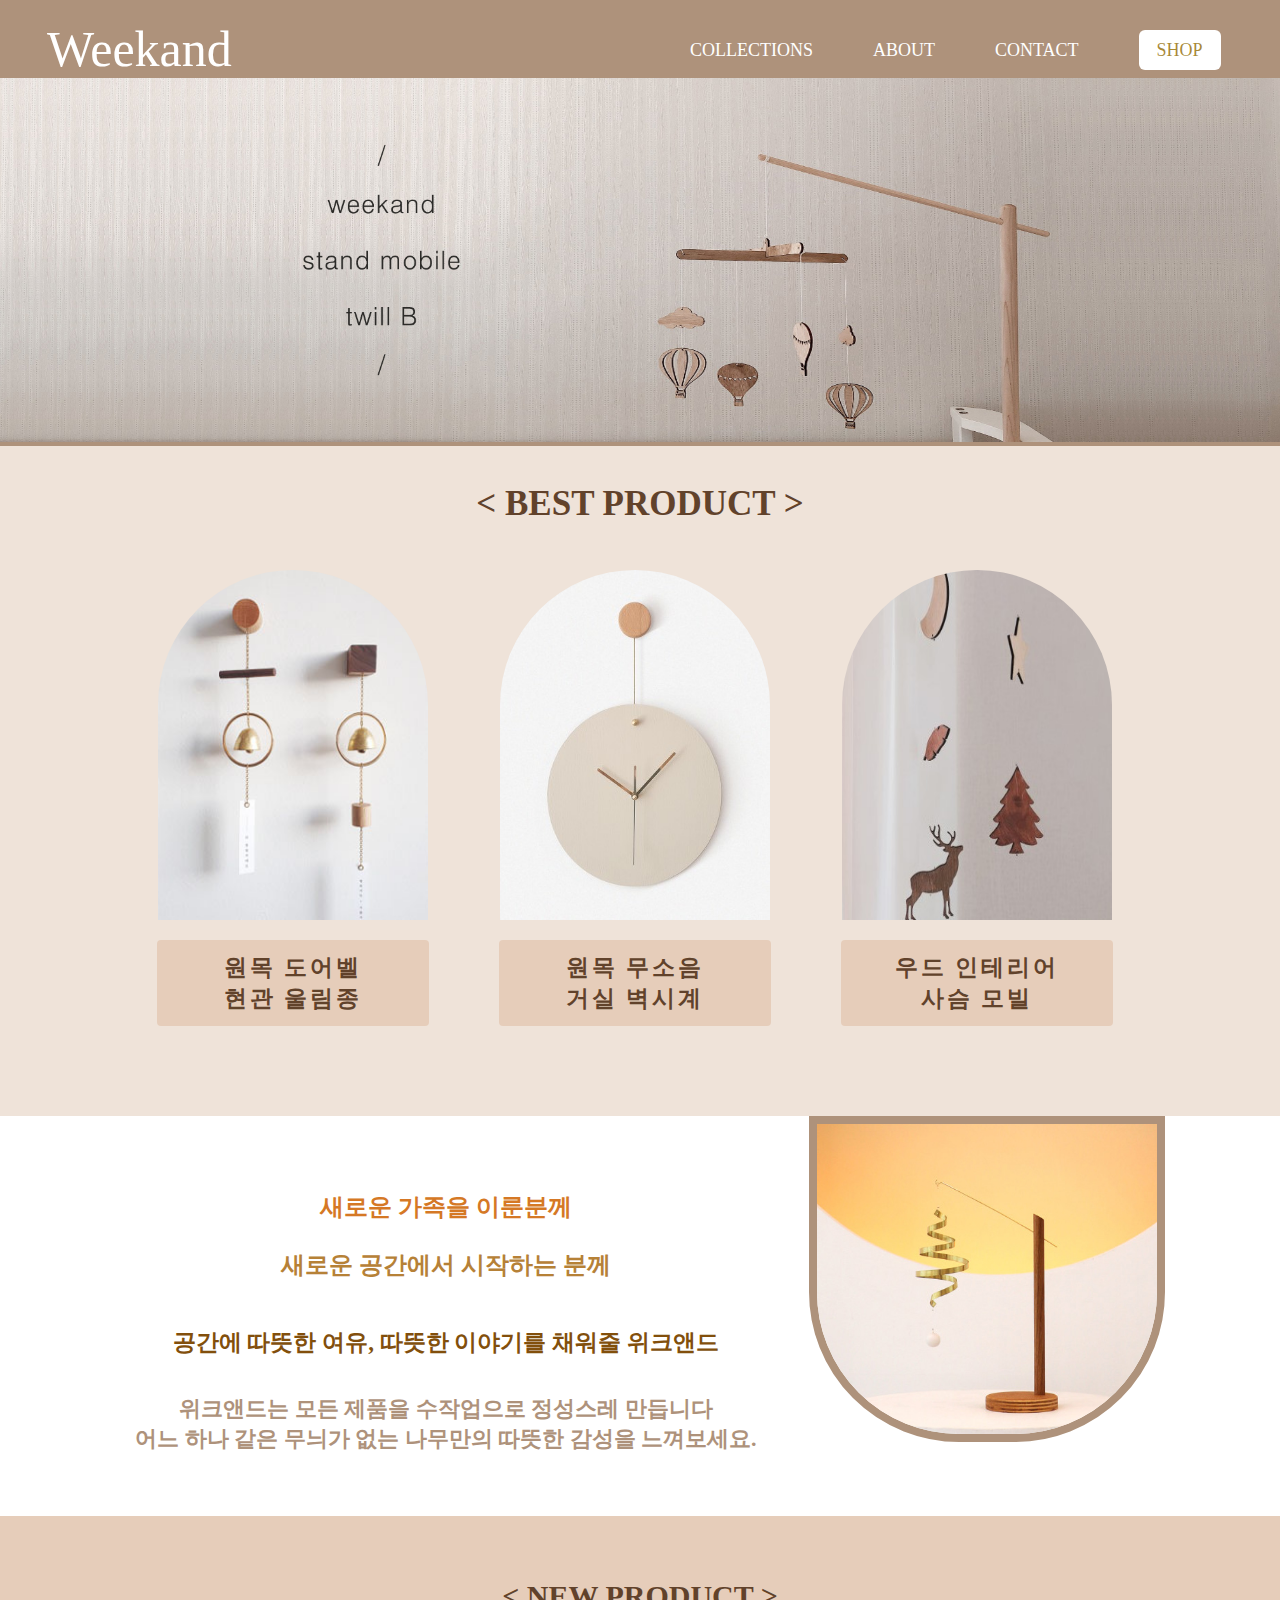
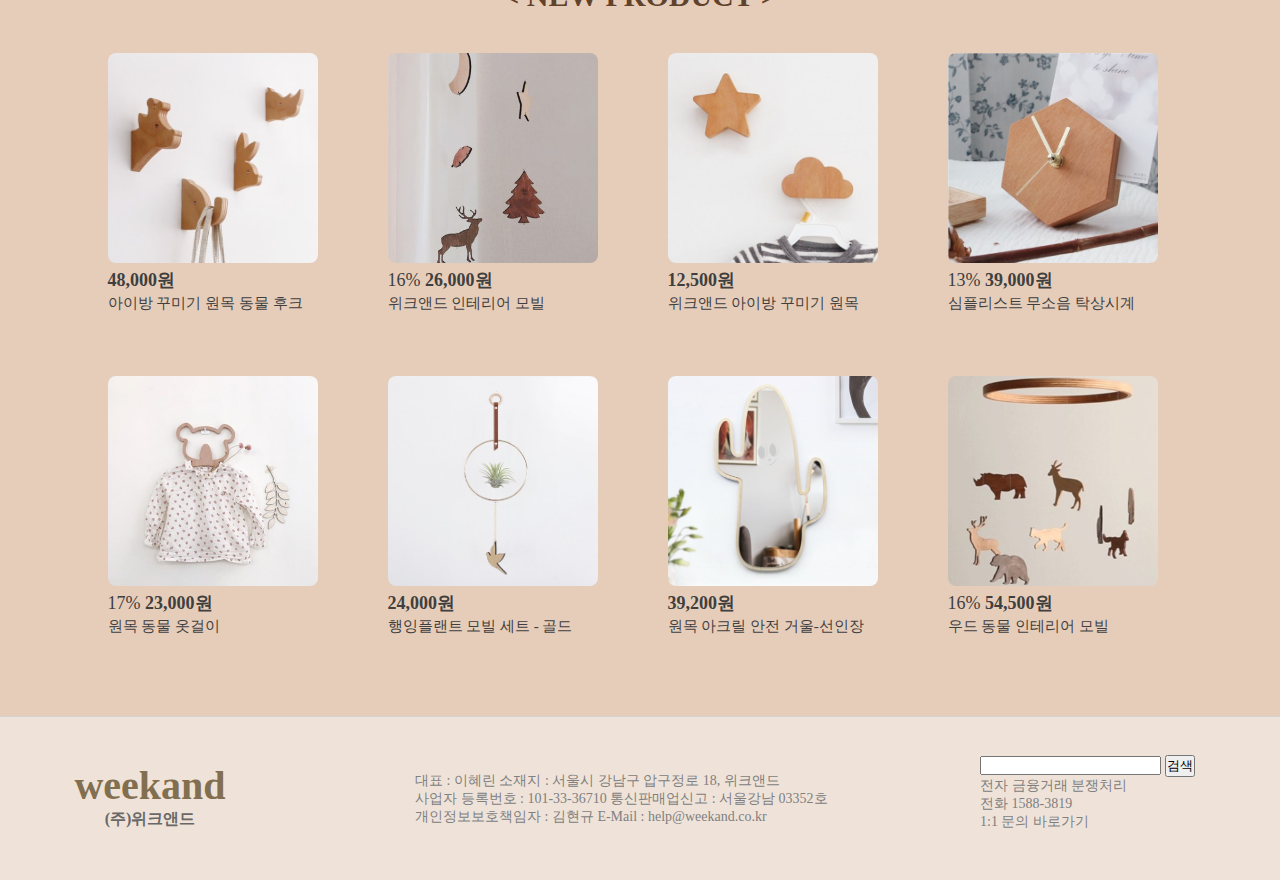
<file: work2.html>
<!DOCTYPE html>
<html lang="en">
<head>
    <meta charset="UTF-8">
    <meta http-equiv="X-UA-Compatible" content="IE=edge">
    <meta name="viewport" content="width=device-width, initial-scale=1.0">
    <title>쇼핑몰 사이트</title>

    <link rel="stylesheet" href="css/base.css">    
    <link rel="stylesheet" href="css/main.css">

</head>
<body>
    <header>
        <div class=header>
            <a href="#"><div id="logo">Weekand</div></a>
            <nav>
                <ul>
                    <li><a href="#">COLLECTIONS</a></li>
                    <li><a href="#">ABOUT</a></li>
                    <li><a href="#">CONTACT</a></li>
                    <li><a href="#"><span>SHOP</span></a></li>
                </ul>
            </nav>
        </div>
    </header>

    <div id="slider"><img src="img/메인이미지2.jpg" alt="메인이미지"></div>
    
    <section>
        <div class="section1">
            <div class="a1"><br>
                 <h4><a href="#">&lt; BEST PRODUCT &gt;</a></h4>
                    <div>
                     <a href="#"><img src="img/Untitled-7.jpg" alt="현관 울림종"></a>
                    </div>

                    <div>
                     <a href="#"><img src="img/Untitled-2.jpg" alt="원목 시계"></a>
                    </div>

                    <div>
                     <a href="#"><img src="img/Untitled-3.jpg" alt="원목 모빌"></a>
                    </div>

                    <br>
                    <h5><a href="#">
                        원목 도어벨<br>현관 울림종</a>
                    </h5>
                    
                    <h5><a href="#">
                        원목 무소음<br>거실 벽시계</a>
                    </h5>
                    
                    <h5><a href="#">
                        우드 인테리어<br>사슴 모빌</a>
                    </h5>

            </div>
        </div>

        <div class="section2">
            <div class="a2">
                <div id="c1">
                    <div id="b1">
                    새로운 가족을 이룬분께
                    </div><br>

                    <div id="b2">
                    새로운 공간에서 시작하는 분께
                    </div><br>

                    <div id="b3">
                    공간에 따뜻한 여유, 따뜻한 이야기를 채워줄 위크앤드
                    </div><br>

                    <div id="b4">
                    위크앤드는 모든 제품을 수작업으로 정성스레 만듭니다<br>
                    어느 하나 같은 무늬가 없는 나무만의 따뜻한 감성을 느껴보세요.
                    </div>
                </div>

                <div id="b5">
                    <a href="#"><img src="img/Untitled-4.jpg" alt="모빌"></a>
                </div>
            </div>
        </div>    


        <div class="section3">
            <div class="a3"><p style="color:#e6cdba; margin-bottom: 45px;">.</p>
                <h3 style="font-size: 30px; text-align: center; color: #61422b;"> &lt; NEW PRODUCT &gt;</h3>
                <div><a href="#"><img src="img/Untitled-6.jpg" alt="원목 후크"><b>48,000원</b><br><small>아이방 꾸미기 원목 동물 후크</small></a></div>
                <div><a href="#"><img src="img/Untitled-3.jpg" alt="인테리어 모빌">16% <b>26,000원</b> <small> <br>위크앤드 인테리어 모빌</small></a></div>
                <div><a href="#"><img src="img/Untitled-5.jpg" alt="원목 고리"><b>12,500원</b><br><small>위크앤드 아이방 꾸미기 원목</small></a></div>
                <div><a href="#"><img src="img/Untitled-8.jpg" alt="무소음 시계">13% <b>39,000원</b><br><small>심플리스트 무소음 탁상시계</small></a></div>
            </div>
                
        </div>    
        

        <div class="section4">
            <div class="a4">
             
                <div><a href="#"><img src="img/Untitled-9.jpg"  alt="동물 옷걸이">17% <b>23,000원</b> <small><br> 원목 동물 옷걸이</small></a></div>
                <div><a href="#"><img src="img/Untitled-11.jpg" alt="인테리어 모빌"><b>24,000원</b><br><small>행잉플랜트 모빌 세트 - 골드</small></a></div>
                <div><a href="#"><img src="img/Untitled-10.jpg" alt="선인장 거울"><b>39,200원</b><br><small>원목 아크릴 안전 거울-선인장 </small></a></div>
                <div><a href="#"><img src="img/Untitled-1.jpg"  alt="동물 모빌">16% <b>54,500원</b> <small><br> 우드 동물 인테리어 모빌</small></a></div>
               
            </div>

        </div>
    </section>



    <footer>
        <div class="section5">
            <div id="footer1"><h3>weekand</h3>
            <h4>(주)위크앤드</h4></div>

            <div id="footer2">
            <p> 대표 : 이혜린   소재지 : 서울시 강남구 압구정로 18, 위크앤드<br>
                사업자 등록번호 : 101-33-36710   통신판매업신고 : 서울강남 03352호<br>
                개인정보보호책임자 : 김현규    E-Mail : help@weekand.co.kr</p>
            </div>

            <div id="footer3">
            <form>
                <input type="text"> <button>검색</button><br>
                        전자 금융거래 분쟁처리<br>
                        전화 1588-3819<br>
                        1:1 문의 바로가기
            </form></div>    
            
        </div>
    </footer>
</body>
</html>
</file>
<file: css/base.css>
@charset "UFT-8";
*{margin:0; padding:0;}
ul, ol, li{list-style: none;}
a{text-decoration: none;}


header{width: 100%; height: 75px; background:#ae927b; margin: 0 auto;}
.header{width: 1186px; height: 75px; margin: 0 auto; padding-top: 20px;}

#logo{color:#fff; font-size: 30px; float: left; font-family: "Monotype Corsiva"; font-size: 50px;}
nav{float: right; width: 50%; }
nav>ul>li a{color:#fff; float: left; margin-top: 10px; margin-right: 10px; font-size: large; padding: 10px 0 0 50px;}
nav>ul>li a:hover{color:#443a2a; }
span{background: #fff;  padding:10px 18px; color: rgba(156, 121, 25, 0.877); border-radius: 6px; }
span:hover{color:#443a2a;}

footer{width: 100%; height: 163px; background:#efe3d9; border-top: 1px solid lightgray;
    margin:auto; box-sizing: content-box;}
.section5{width: 1230px; height: 118px;  margin: 0 auto; }
#footer1{width: 190px; height: 77px; float: left; margin: 45px 0 0 30px; text-align: center; color: #696867;}
#footer1>h3{font-family: "Monotype Corsiva"; color: #826f50; font-size: 40px;}
#footer2{width: 500px; height: 111px;  margin: 55px 0 0 170px; float: left; font-size: 14px; color:gray;}
#footer3{width: 255px; height: 110px;  float: right;  font-size: 14px; color: gray; margin: 38px 20px 0px 0;}

.section5>p{float: left;  margin: 0px 0 0 100px;}
</file>
<file: css/main.css>
@charset "UTF-8";

#slider{width: 100%; height: auto; background:#ae927b; margin:0 auto; text-align: center;}
#slider img{ width: 100%;}


.section1{width:100%; height: 670px; margin: 0 auto; background:#efe3d9;}
.a1{width: 1036px; height: 555px; margin: 0 auto; padding-top: 20px;}
.a1>h4{text-align: center; font-size: 35px;}
.a1>h4 a{color:#61422b;}
.a1>div{float: left; border: 1px solid #efe3d9; margin: 45px 35px 0px 35px;
       border-radius: 150px 150px 0 0px; overflow: hidden;}
.a1>div img{width: 270px; height: 350px;}
.a1>div img:hover{opacity: 0.9;}
.a1>h5{float: left; background: #e6cdba; padding: 12px 0px; font-family: "HY강M"; letter-spacing: 3px;
       width: 272px; margin: 15px 35px 0 35px; text-align: center; font-size: 23px; border-radius: 4px;}
.a1>h5 a{color: #61422b;}       

.section2{width: 100%; height: 400px; background:#fff; margin: 0 auto;}
#c1{float: left; margin: 55px 0 0 80px; text-align: center; font-family: "HY강M"; font-weight: bold; font-size: 23px;}
#b1{color: #d57825; font-size: 24px; margin-top: 20px;}
#b2{color: #b68137; font-size: 24px; margin-bottom: 20px;}
#b3{color: #824f0c; font-size: 23px; margin-bottom: 10px;}
#b4{color: #ae927b; font-size: 22px;}
.a2{width: 1170px; height: 345px; margin: 0 auto;} 
#b5{width: 340px; height: 310px; float: right; margin-right: 60px;
    border: 8px solid #ae927b; border-radius: 0 0 150px 150px; overflow: hidden;}
#b5 img{width: 345px; } #b5 img:hover{opacity: 0.9;}


.a3 img,.a4 img {border-radius: 8px; overflow: hidden;}

.section3, .section4 {width: 100%; height: 400px; background:#e6cdba;}
.section3>.a3 {color: #514e4b;}
.section4>.a4 {color: #514e4b;}
.a3, .a4{width: 1135px; height: 310px;  margin: 0 auto; }


.a3 h3 a{font-size: 30px;  color: #61422b;}
.a3 h3{text-align: center;}
.a3 div {width: 210px; height: 210px; background: #e6cdba; float: left; margin: 40px 35px 0 35px;}
.a4 div {width: 210px; height: 210px; background: #e6cdba; float: left; margin: 60px 35px 0 35px;} 

.a3 div a, .a4 div a {color: rgb(63, 63, 63); font-size: 18px;}
.a3 div img, .a4 div img {width: 210px; height: 210px;}
.a3 div img:hover{opacity: 0.9;}
.a4 div img:hover{opacity: 0.9;}
</file>
<file: css/sub.css>
@charset "UTF-8";

*{color:#222;}
section{width: 1200px; height: auto; margin: 0 auto;}
#top>ul>li{float: left; padding-right: 10px;}
#top>ul>li>a{color: gray; }
#top{margin: 40px 10px 0px 25px; font-size: 16px; color: gray;}
#main{width: 1150px; height: 710px; border: 2px solid lightgray; margin: 20px auto 0 auto;}

#sub1{width: 550px; height: 700px; float: left;  margin: 40px 0 40px 40px;}
#sub1 #mainimg{width: 490px; height: 520px;}
#sub1 #mainimg img{width: 490px; height: 520px;}
#sub1 #mainimg img:nth-of-type(2){display: none;}
#sub1 #mainimg img:nth-of-type(3){display: none;}
#sub1 #mainimg img:nth-of-type(4){display: none;}

#sub1 >#thumb {float: left; width: 550px; }
#sub1 >#thumb:nth-child(2){margin: 10px 33px 0 0px;}
#sub1 >#thumb:nth-child(3){margin: 10px 33px 0 0px;}
#sub1 >#thumb:nth-child(4){margin: 10px 33px 0 0px;}
#sub1 >#thumb:nth-child(5){margin: 10px 0 0 0px;}

#sub1 >#thumb img{width: 118px; height: 118px;}
#sub1 >#thumb img:hover{opacity:0.8;}



#sub2{float: right; margin-right:40px ;}


#sub2>table th, table td{height: 50px;}
#sub2>table td{width: 50%;}
#sub2>table tr:last-of-type td{vertical-align: bottom; padding-bottom: 40px;}
#sub2>table th{font-size: 25px; padding: 20px 0 10px 0; }

#sub2>table{width: 500px; margin: 40px 0 20px 0;
border-top: 3px solid lightgray; border-bottom:3px solid lightgray; ;}
#select{width: 200px;}

#bt1{width: 500px; padding: 13px;  margin: 4px 0 10px 0; font-size: 20px; background: #fff;
    border: 1px solid  #a77f64;  border-radius: 10px; font-weight: bold;}
#bt2{width: 245px; padding: 13px; background:#a77f64; font-size: 19px; 
    border: 1px solid #a77f64;  border-radius: 10px;}
#bt1>a{color:  #a77f64; }
#bt2>a{color: white ;}

#fieldset>fieldset{border: 4px solid lightgray; box-sizing: border-box; margin: 50px 0 20px 0;}
#fieldset>fieldset>legend{text-align: center; font-size: 25px; font-weight: bold; color: #805c41;}


#a1{width: 1160px; height: 300px;  box-sizing: border-box; margin: 30px auto; font-size: 14px;}

#a1>div{width: 200px; height: 200px; margin: 20px 0 0 21px; display: inline-block;}
#a1>div img{width: 200px; height: 200px;  border-radius: 10px; margin: 10px 0;}
#a1>div img:hover{opacity: 0.8;}

#a1>div>a{text-align: center; color: #444; }

.li>ul>li{width: 24.6%; padding: 20px; display: inline-block; text-align: center;
background:#a77f64; color: #fff;  border-radius: 5px; box-sizing: border-box;}
.li>ul>li>a{color: #fff; font-size: 18px;}
.li>ul>li:hover{opacity: 0.9;}
.li .active{border:1px solid #a77f64; background: none;}
.li .active>a{color:#a77f64;}

#b1{width: 1150px; height: 6000px; margin: 0 auto; text-align: center; font-size: large;}
#b1> #text1{ font-size: 25px; font-family:"문체부 바탕체"; margin: 300px 0 100px 0;}

#b1> #text2{ font-size: 40px; font-family:"Monotype Corsiva"; margin-bottom: 40px;}

#img1{width: 600px; height: auto; margin: 0 auto 90px auto; border: 1px solid lightgray; padding: 15px;}
#img1 img{width: 600px;}

#b1>p:nth-of-type(1){ margin: 10px 10px 50px 10px; line-height: 35px; font-size: large;font-size: 18px;}
#b1>p:nth-of-type(2){ color: tomato;}
#b1>p:nth-of-type(3){ margin: 100px 0; line-height: 30px;}

#b1>img:nth-of-type(1){margin-bottom: 30px ;}

#b1>p:nth-of-type(4){line-height: 30px; margin: 10px 0 50px 0;}
#b1>p:nth-of-type(5){line-height: 45px;}

#b1>img:nth-of-type(2){width: 400px;}
#b1>img:nth-of-type(3){width: 400px;}

#b1>p:nth-of-type(6){line-height: 40px;}
#b1>img:nth-of-type(5){width: 1000px;}
#b1>img:nth-of-type(6){width: 1000px; border-radius: 15px;}

#b1>p:nth-of-type(7){width: 800px; margin: 0 auto; line-height: 30px;}


#view{width: 1160px; height: 1150px; margin: 0 auto; text-align: center;}
#view>h3{margin: 40px 0; text-align: left;}
#view>#view1{width: 1160px; height: 200px; display: flex; margin: 0 auto;}
#view>#view1 img{width: 140px; height: 130px; border-radius: 0 10px 10px 10px; margin: 13px;}
#view>#view2{text-align: right;}
#view>#view2>a{color: gray; margin: 15px;}
#view>#view2>a:nth-of-type(1){color: #222;}

#view>form>table{width: 1160px;  border-top: 1px solid gray; border-bottom: 1px solid; margin: 0 0 30px 0;}
#view>form>table>tr>th{width: 210px; padding: 10px 0;}

#view>form>table tr:nth-of-type(1){height: 40px; background: lightgray;}
#view>form>table tr{text-align: center;} 


#qa{width: 1160px; height: 600px; margin: 0 auto; text-align:center ;}
#qa>h3{text-align: left;}
#qa>table{width:1160px; border-top: 1px solid #222;; border-bottom: 1px solid #222; text-align: center;}
#qa>table>tbody>tr>th{background: lightgray; height: 40px;}

#delivery{width: 1160px; height: 1000px; margin: 0 auto;}
#delivery>table{width: 1160px; border:1px solid #222;  margin: 10px; border-collapse: collapse;}
#delivery>table tr>td{border: 1px solid #222; padding-left: 10px;}
#delivery>table tr>td:nth-of-type(1){width: 350px;}
#delivery>table:first-of-type tr:nth-of-type(4)>td:nth-of-type(2){height: 60px;}
#delivery>table tr>td ul{padding: 10px 0;}
#delivery>#t1{width: 1160px; height: 400px; margin: 0 auto;}

#delivery>h3{margin:50px 0 30px 0;}
</file>
